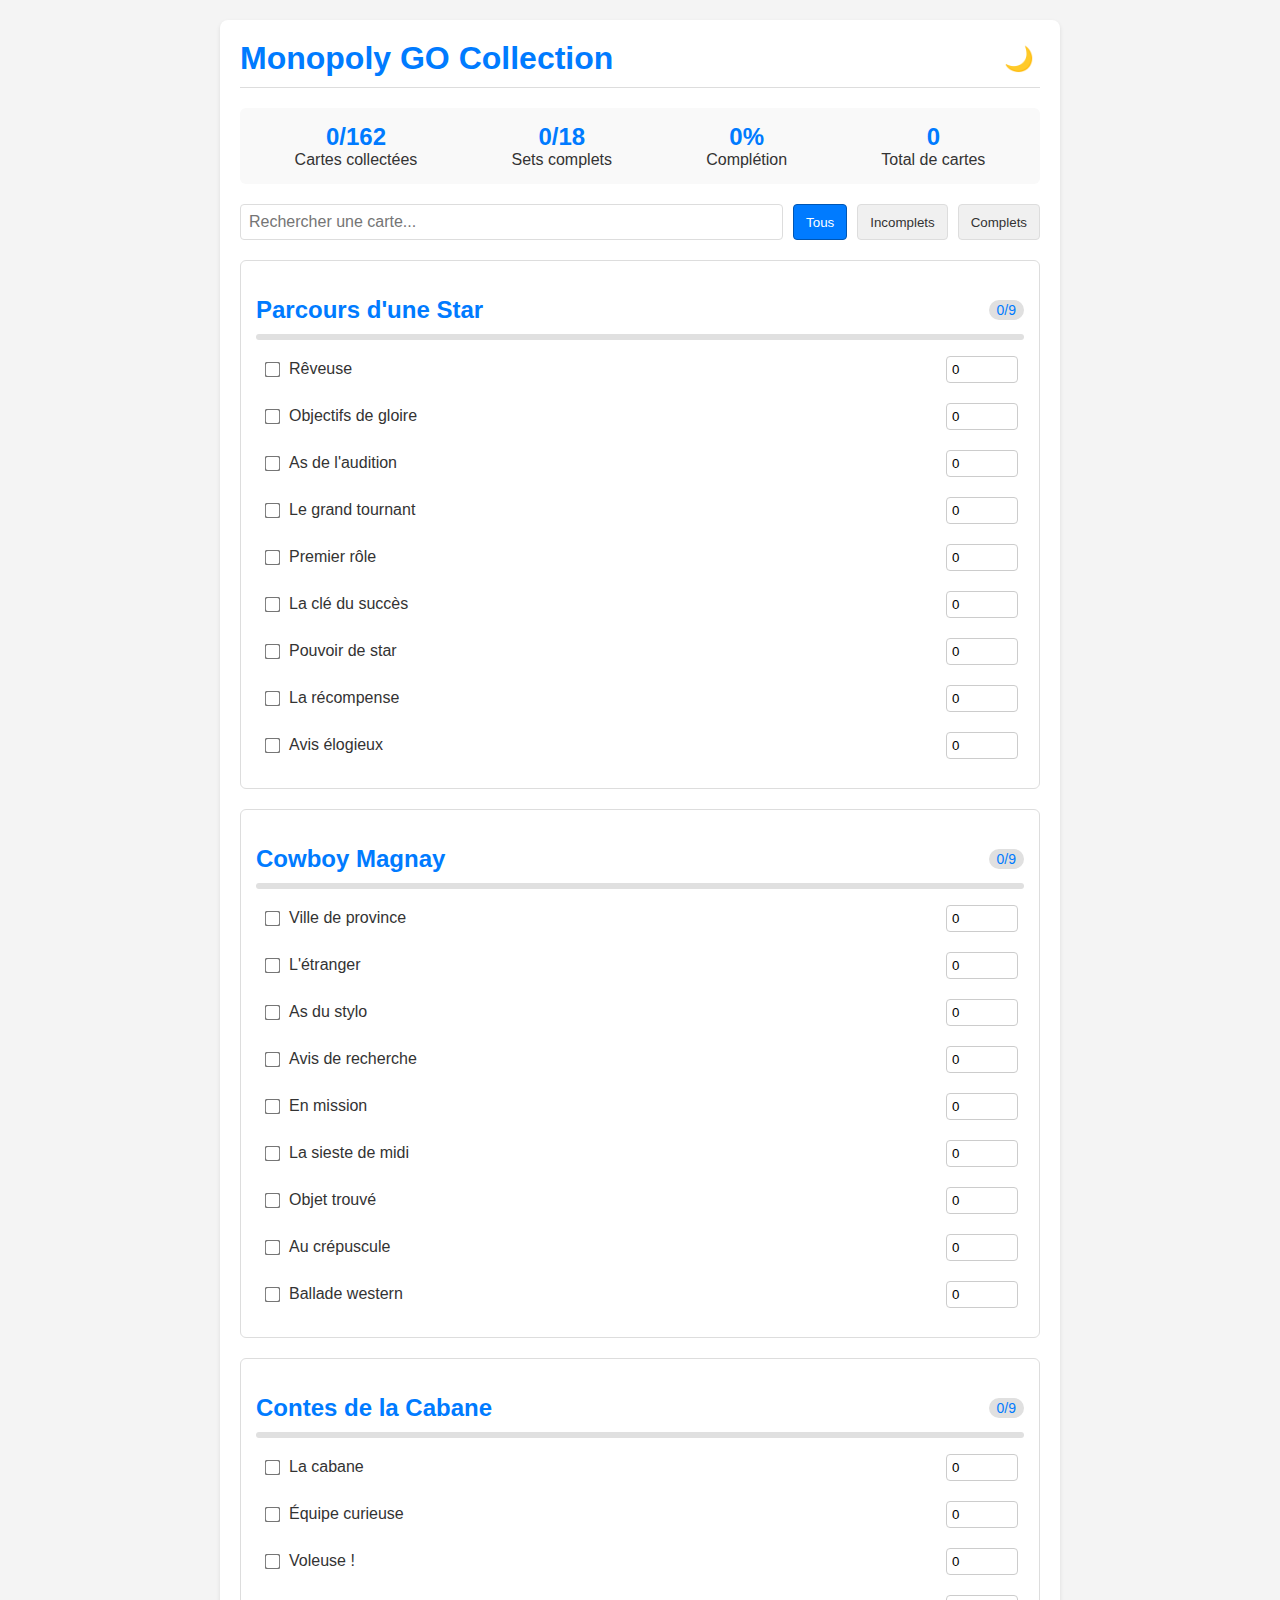
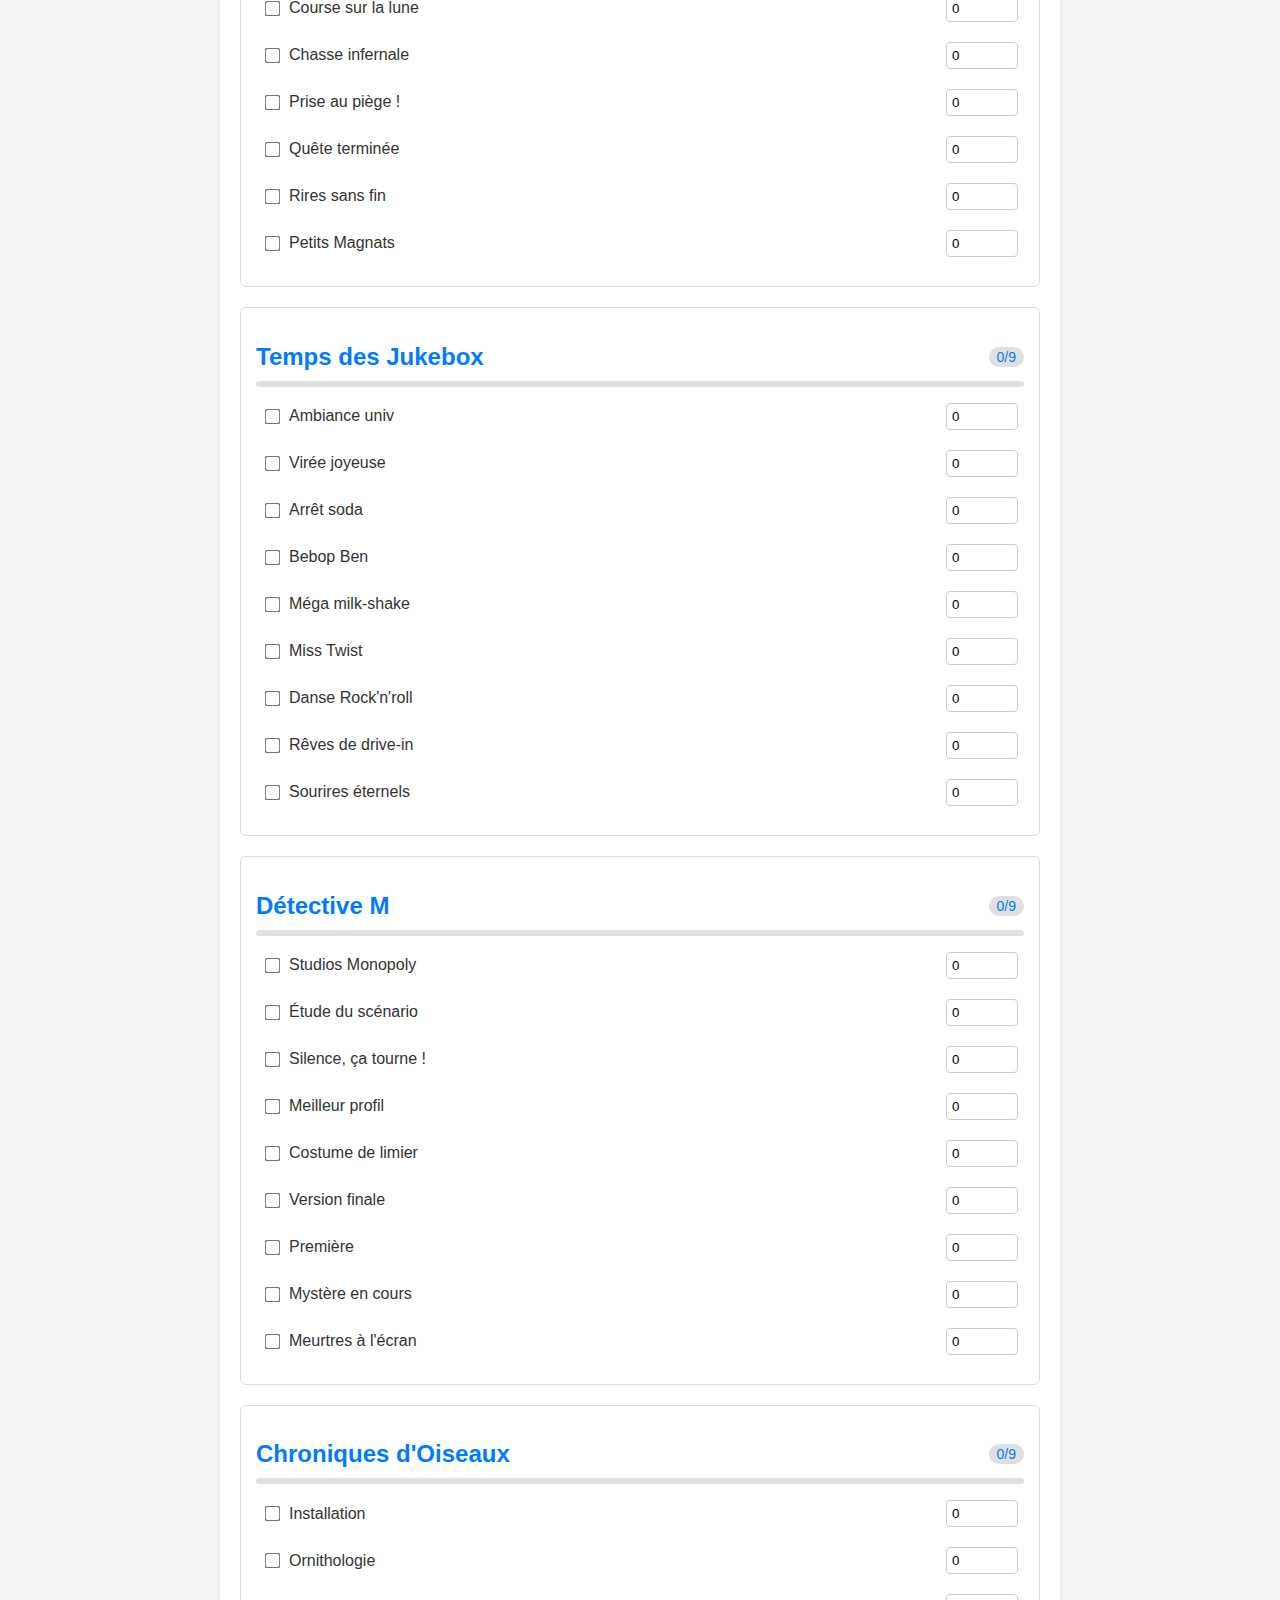
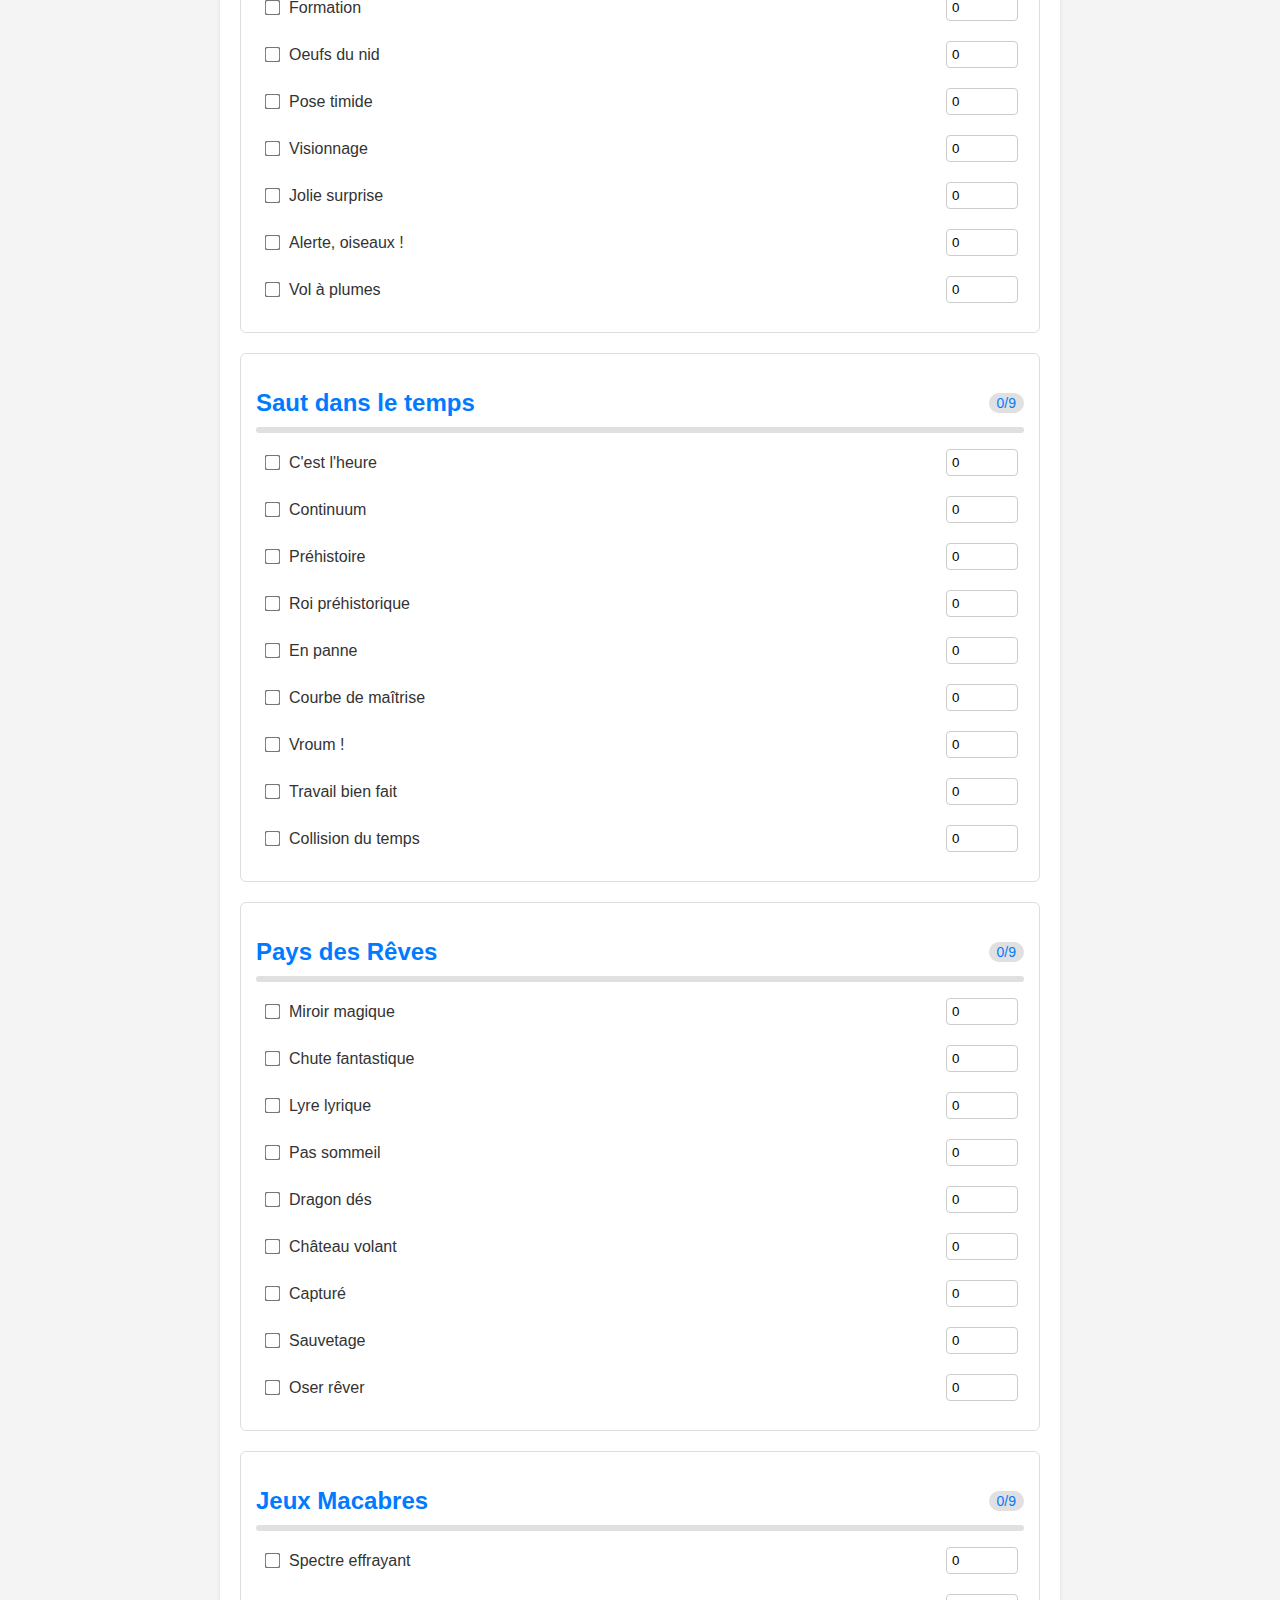
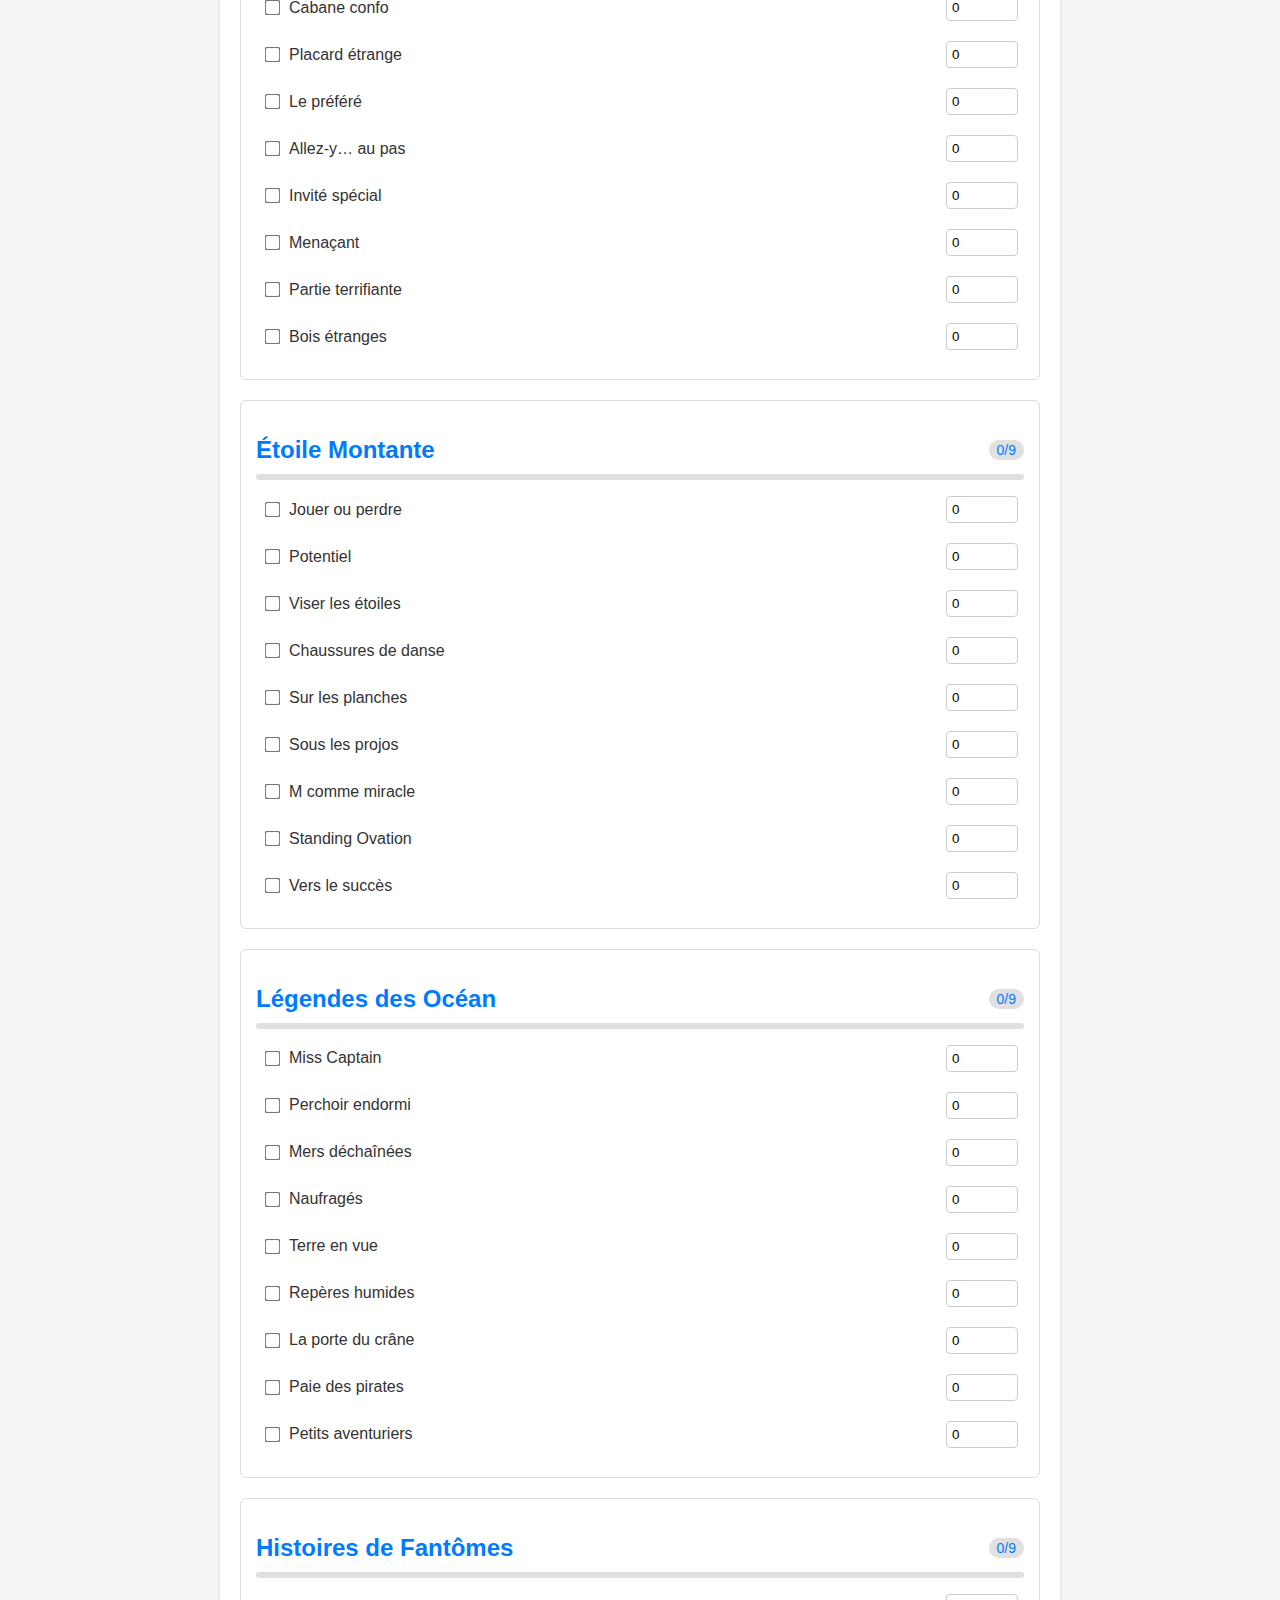
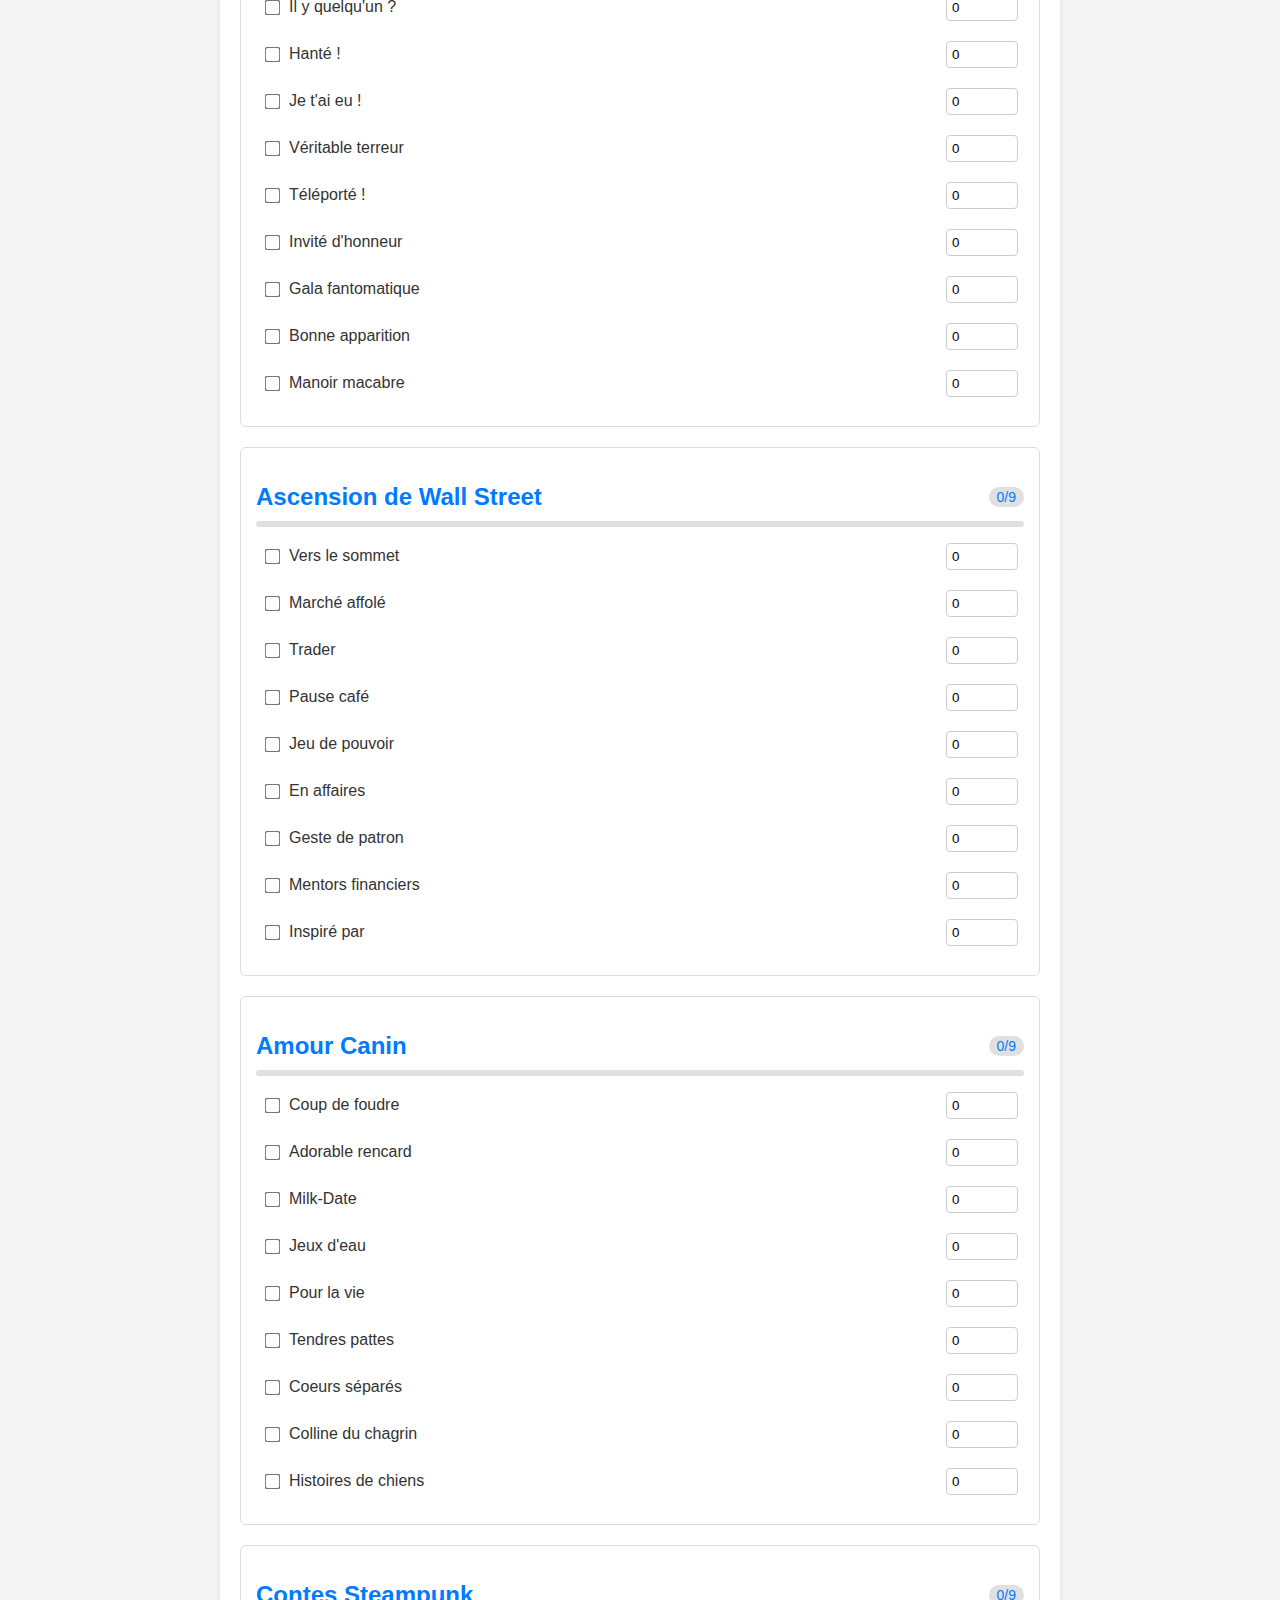
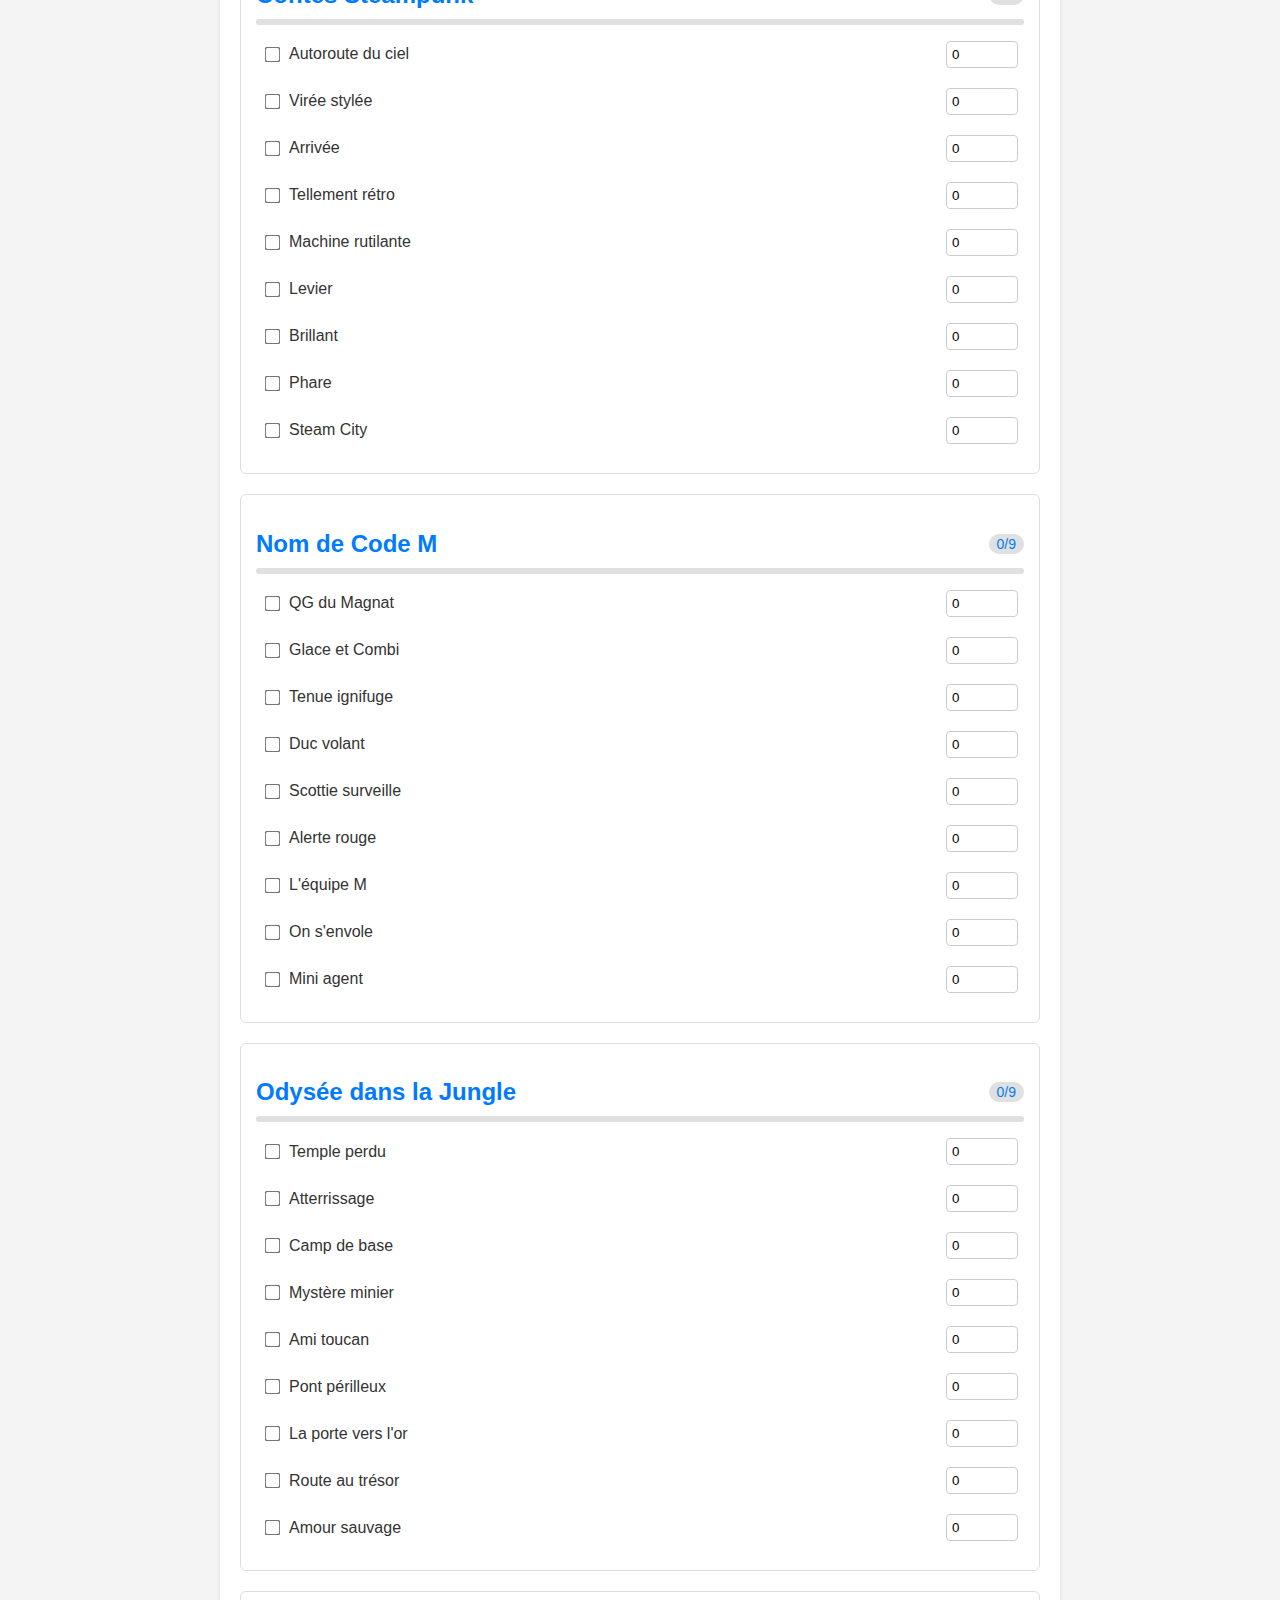
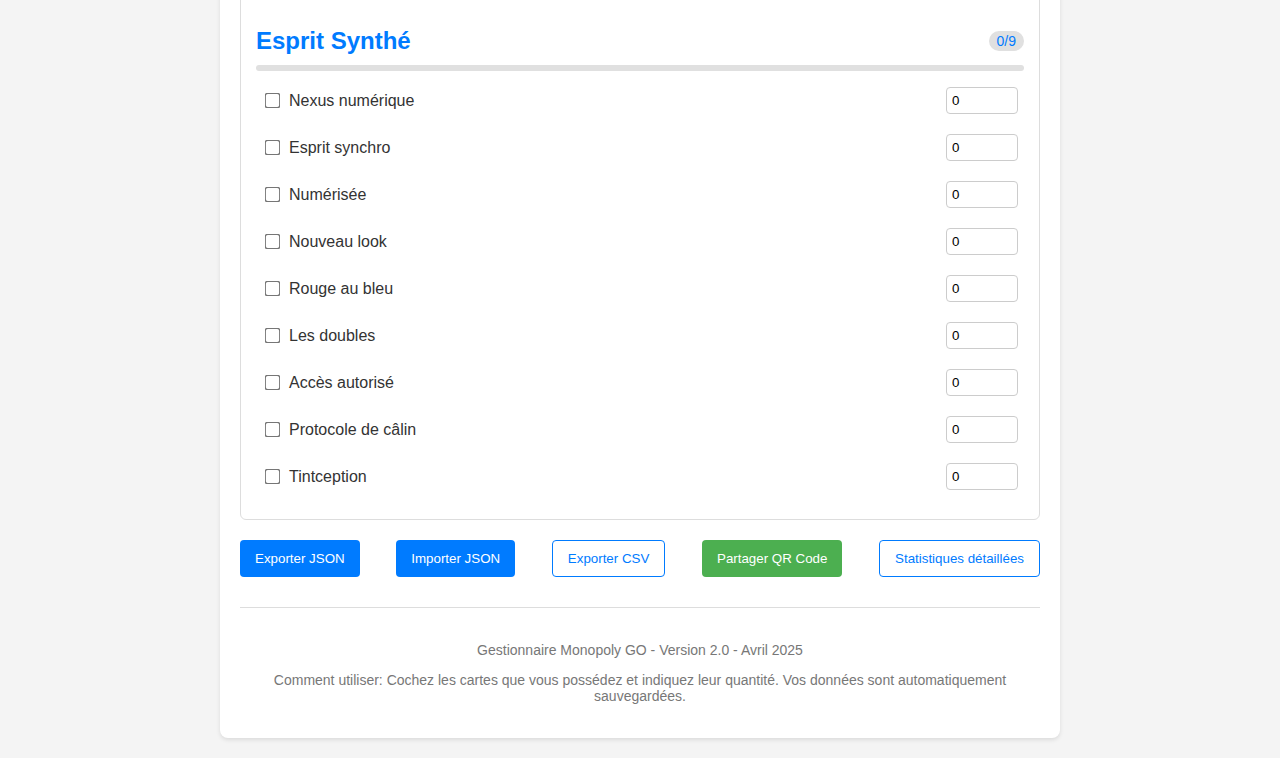
<file: monopoly.html>
<!DOCTYPE html>
<html lang="fr">
<head>
    <title>Gestionnaire Monopoly GO</title>
    <meta charset="UTF-8">
    <meta charset="UTF-8">  <meta name="viewport" content="width=device-width, initial-scale=1.0">
    <link rel="stylesheet" href="style.css">
    <meta name="description" content="Gestionnaire de collection de cartes Monopoly GO - Suivez votre progression et partagez votre collection">
</head>
<body>
    <div class="container">
        <header>
            <h1>Monopoly GO Collection</h1>
            <button id="themeToggle" class="theme-toggle" title="Changer de thème">🌙</button>
        </header>
        
        <div class="stats" id="statsContainer">
            <!-- Les statistiques seront générées par JavaScript -->
        </div>
        
        <div class="controls">
            <input type="text" id="searchInput" class="search-box" placeholder="Rechercher une carte...">
            
            <div class="filter-options">
                <button id="filterAll" class="filter-btn active">Tous</button>
                <button id="filterMissing" class="filter-btn">Incomplets</button>
                <button id="filterComplete" class="filter-btn">Complets</button>
            </div>
        </div>
        
        <div id="setList">
            <!-- Les sets et cartes seront générés par JavaScript -->
        </div>
        
        <div class="buttons">
            <button id="exportButton" class="btn">
                <span>Exporter JSON</span>
            </button>
            <button id="importButton" class="btn">
                <span>Importer JSON</span>
            </button>
            <button id="exportCsvButton" class="btn btn-outline" onclick="exportToCsv()">
                <span>Exporter CSV</span>
            </button>
            <button id="shareButton" class="btn btn-success">
                <span>Partager QR Code</span>
            </button>
            <button id="statsButton" class="btn btn-outline" onclick="showDetailedStats()">
                <span>Statistiques détaillées</span>
            </button>
        </div>
        
        <footer>
            <p>Gestionnaire Monopoly GO - Version 2.0 - Avril 2025</p>
            <p>Comment utiliser: Cochez les cartes que vous possédez et indiquez leur quantité. Vos données sont automatiquement sauvegardées.</p>
        </footer>
    </div>
    
    <style>
        /* Styles pour les notifications */
        .notification {
            position: fixed;
            bottom: -100px;
            left: 50%;
            transform: translateX(-50%);
            background-color: #4CAF50;
            color: white;
            padding: 15px;
            border-radius: 5px;
            box-shadow: 0 2px 10px rgba(0, 0, 0, 0.2);
            transition: bottom 0.3s ease;
            z-index: 1000;
            max-width: 90%;
        }
        
        .notification.show {
            bottom: 20px;
        }
        
        .notification-content {
            display: flex;
            align-items: center;
        }
        
        .notification-icon {
            margin-right: 10px;
            font-size: 20px;
        }
        
        .notification-message {
            flex-grow: 1;
        }
        
        .notification-close {
            background: none;
            border: none;
            color: white;
            font-size: 20px;
            cursor: pointer;
            margin-left: 10px;
        }
        
        /* Styles pour le modal de statistiques détaillées */
        .stats-modal {
            max-width: 600px;
            max-height: 80vh;
            overflow-y: auto;
        }
        
        .detailed-stats {
            text-align: left;
        }
        
        .stats-row {
            display: flex;
            gap: 15px;
            margin-bottom: 20px;
        }
        
        .stat-box {
            flex: 1;
            background-color: #f9f9f9;
            padding: 15px;
            border-radius: 5px;
        }
        
        body.dark-mode .stat-box {
            background-color: #2a2a2a;
        }
        
        .stat-box h4 {
            margin-top: 0;
            color: #666;
        }
        
        body.dark-mode .stat-box h4 {
            color: #ccc;
        }
        
        .stat-progress {
            height: 8px;
            background-color: #e0e0e0;
            border-radius: 4px;
            margin: 10px 0;
            overflow: hidden;
        }
        
        body.dark-mode .stat-progress {
            background-color: #444;
        }
        
        .stat-progress-bar {
            height: 100%;
            background-color: #007bff;
            border-radius: 4px;
        }
        
        .set-stat {
            margin-bottom: 10px;
        }
        
        .set-stat-header {
            display: flex;
            justify-content: space-between;
            margin-bottom: 5px;
        }
        
        .set-stat-progress {
            height: 6px;
            background-color: #e0e0e0;
            border-radius: 3px;
            overflow: hidden;
        }
        
        body.dark-mode .set-stat-progress {
            background-color: #444;
        }
        
        .set-stat-progress-bar {
            height: 100%;
            background-color: #007bff;
            border-radius: 3px;
        }
        
        .set-stat-progress-bar.complete {
            background-color: #4CAF50;
        }
    </style>
    
    <script src="script.js"></script>
</body>
</html>
</file>
<file: style.css>
body {
    font-family: 'Arial', sans-serif;
    margin: 0;
    padding: 20px;
    background-color: #f4f4f4;
    color: #333;
    transition: background-color 0.3s, color 0.3s;
}

body.dark-mode {
    background-color: #222;
    color: #f0f0f0;
}

.container {
    max-width: 800px;
    margin: auto;
    background-color: #fff;
    padding: 20px;
    border-radius: 8px;
    box-shadow: 0 2px 4px rgba(0, 0, 0, 0.1);
    transition: background-color 0.3s;
}

body.dark-mode .container {
    background-color: #333;
    box-shadow: 0 2px 4px rgba(255, 255, 255, 0.1);
}

header {
    display: flex;
    justify-content: space-between;
    align-items: center;
    margin-bottom: 20px;
    padding-bottom: 10px;
    border-bottom: 1px solid #ddd;
}

body.dark-mode header {
    border-bottom-color: #555;
}

header h1 {
    margin: 0;
    color: #007bff;
}

body.dark-mode header h1 {
    color: #4da3ff;
}

.header-controls {
    display: flex;
    align-items: center;
}

.album-selector {
    padding: 8px;
    border-radius: 4px;
    border: 1px solid #ddd;
    background-color: white;
    margin-right: 10px;
}

body.dark-mode .album-selector {
    background-color: #333;
    color: #f0f0f0;
    border-color: #555;
}

.controls {
    display: flex;
    justify-content: space-between;
    flex-wrap: wrap;
    gap: 10px;
    margin-bottom: 20px;
}

.search-box {
    flex-grow: 1;
    padding: 8px;
    border: 1px solid #ddd;
    border-radius: 4px;
    font-size: 16px;
    transition: border-color 0.3s;
}

body.dark-mode .search-box {
    background-color: #444;
    color: #f0f0f0;
    border-color: #555;
}

.search-box:focus {
    outline: none;
    border-color: #007bff;
}

.filter-options {
    display: flex;
    gap: 10px;
}

.filter-btn {
    background-color: #f0f0f0;
    color: #333;
    border: 1px solid #ddd;
    border-radius: 4px;
    padding: 6px 12px;
    cursor: pointer;
    transition: background-color 0.3s, color 0.3s;
}

body.dark-mode .filter-btn {
    background-color: #444;
    color: #f0f0f0;
    border-color: #555;
}

.filter-btn.active {
    background-color: #007bff;
    color: white;
    border-color: #0056b3;
}

body.dark-mode .filter-btn.active {
    background-color: #4da3ff;
}

.stats {
    background-color: #f9f9f9;
    padding: 15px;
    border-radius: 6px;
    margin-bottom: 20px;
    transition: background-color 0.3s;
}

body.dark-mode .stats {
    background-color: #2a2a2a;
}

.stats-container {
    display: flex;
    justify-content: space-around;
    flex-wrap: wrap;
    gap: 15px;
}

.stat-item {
    text-align: center;
}

.stat-value {
    font-size: 24px;
    font-weight: bold;
    color: #007bff;
}

body.dark-mode .stat-value {
    color: #4da3ff;
}

.set {
    margin-bottom: 20px;
    padding: 15px;
    border: 1px solid #ddd;
    border-radius: 6px;
    transition: all 0.3s ease;
}

body.dark-mode .set {
    border-color: #555;
}

.set.complete {
    background-color: #e6ffe6;
    border-color: #4CAF50;
    animation: pulse 1s;
}

body.dark-mode .set.complete {
    background-color: #1e3e1e;
    border-color: #4CAF50;
}

@keyframes pulse {
    0% { transform: scale(1); }
    50% { transform: scale(1.02); }
    100% { transform: scale(1); }
}

.set h2 {
    margin-bottom: 10px;
    color: #007bff;
    display: flex;
    justify-content: space-between;
    align-items: center;
}

body.dark-mode .set h2 {
    color: #4da3ff;
}

.completion-badge {
    font-size: 14px;
    font-weight: normal;
    background-color: #e0e0e0;
    padding: 2px 8px;
    border-radius: 12px;
}

body.dark-mode .completion-badge {
    background-color: #444;
}

.complete .completion-badge {
    background-color: #4CAF50;
    color: white;
}

body.dark-mode .complete .completion-badge {
    background-color: #4CAF50;
    color: white;
}

.set-progress {
    height: 6px;
    background-color: #e0e0e0;
    border-radius: 3px;
    margin: 10px 0;
    overflow: hidden;
}

body.dark-mode .set-progress {
    background-color: #444;
}

.progress-bar {
    height: 100%;
    background-color: #007bff;
    border-radius: 3px;
    transition: width 0.3s ease;
}

.complete .progress-bar {
    background-color: #4CAF50;
}

.card {
    display: flex;
    align-items: center;
    margin-bottom: 8px;
    padding: 6px;
    border-radius: 4px;
    transition: background-color 0.3s;
}

.card:hover {
    background-color: #f0f0f0;
}

body.dark-mode .card:hover {
    background-color: #444;
}

.card label {
    flex-grow: 1;
    display: flex;
    align-items: center;
    cursor: pointer;
}

.card-checkbox {
    margin-right: 10px;
    transform: scale(1.2);
    cursor: pointer;
    transition: transform 0.1s;
}

.card-checkbox:checked {
    accent-color: #4CAF50;
}

.card-checkbox:checked + span {
    font-weight: bold;
    color: #4CAF50;
}

body.dark-mode .card-checkbox:checked + span {
    color: #6fdf70;
}

.card input[type="number"] {
    width: 60px;
    padding: 5px;
    border: 1px solid #ccc;
    border-radius: 4px;
    transition: border-color 0.3s;
}

body.dark-mode .card input[type="number"] {
    background-color: #444;
    color: #f0f0f0;
    border-color: #555;
}

.card input[type="number"]:focus {
    outline: none;
    border-color: #007bff;
}

.buttons {
    display: flex;
    justify-content: space-between;
    margin-top: 20px;
    flex-wrap: wrap;
    gap: 10px;
}

.btn {
    background-color: #007bff;
    color: #fff;
    padding: 10px 15px;
    border: none;
    border-radius: 4px;
    cursor: pointer;
    transition: background-color 0.3s ease;
    display: flex;
    align-items: center;
    justify-content: center;
    gap: 5px;
}

.btn:hover {
    background-color: #0056b3;
}

.btn-outline {
    background-color: transparent;
    color: #007bff;
    border: 1px solid #007bff;
}

.btn-outline:hover {
    background-color: rgba(0, 123, 255, 0.1);
}

body.dark-mode .btn-outline {
    color: #4da3ff;
    border-color: #4da3ff;
}

body.dark-mode .btn-outline:hover {
    background-color: rgba(77, 163, 255, 0.1);
}

.btn-success {
    background-color: #4CAF50;
}

.btn-success:hover {
    background-color: #3e8e41;
}

.theme-toggle {
    background-color: transparent;
    border: none;
    cursor: pointer;
    font-size: 24px;
    color: #333;
}

body.dark-mode .theme-toggle {
    color: #f0f0f0;
}

.qr-container {
    display: flex;
    position: fixed;
    top: 0;
    left: 0;
    right: 0;
    bottom: 0;
    background-color: rgba(0, 0, 0, 0.7);
    justify-content: center;
    align-items: center;
    z-index: 1000;
}

.qr-modal {
    background-color: white;
    padding: 20px;
    border-radius: 8px;
    text-align: center;
    max-width: 90%;
    max-height: 90vh;
    overflow-y: auto;
    position: relative;
}

body.dark-mode .qr-modal {
    background-color: #333;
}

.qr-close {
    position: absolute;
    top: 10px;
    right: 10px;
    background: none;
    border: none;
    font-size: 20px;
    cursor: pointer;
    color: #333;
}

body.dark-mode .qr-close {
    color: #f0f0f0;
}

.qr-code {
    margin: 20px 0;
    display: flex;
    flex-direction: column;
    align-items: center;
}

.qr-generating {
    padding: 20px;
    text-align: center;
    background-color: #f9f9f9;
    border-radius: 4px;
}

body.dark-mode .qr-generating {
    background-color: #333;
}

.share-options {
    display: flex;
    gap: 10px;
    flex-wrap: wrap;
    justify-content: center;
    margin: 15px 0;
}

.qr-note {
    font-size: 14px;
    color: #666;
    margin-top: 10px;
}

body.dark-mode .qr-note {
    color: #aaa;
}

footer {
    margin-top: 30px;
    text-align: center;
    font-size: 14px;
    color: #777;
    border-top: 1px solid #ddd;
    padding-top: 20px;
}

body.dark-mode footer {
    color: #aaa;
    border-top-color: #444;
}

/* Styles pour les statistiques détaillées */
.stats-modal {
    max-width: 600px;
    max-height: 80vh;
    overflow-y: auto;
}

.detailed-stats {
    text-align: left;
}

.stats-row {
    display: flex;
    gap: 15px;
    margin-bottom: 20px;
}

.stat-box {
    flex: 1;
    background-color: #f9f9f9;
    padding: 15px;
    border-radius: 5px;
}

body.dark-mode .stat-box {
    background-color: #2a2a2a;
}

.stat-box h4 {
    margin-top: 0;
    color: #666;
}

body.dark-mode .stat-box h4 {
    color: #ccc;
}

.stat-progress {
    height: 8px;
    background-color: #e0e0e0;
    border-radius: 4px;
    margin: 10px 0;
    overflow: hidden;
}

body.dark-mode .stat-progress {
    background-color: #444;
}

.stat-progress-bar {
    height: 100%;
    background-color: #007bff;
    border-radius: 4px;
}

.set-stat {
    margin-bottom: 10px;
}

.set-stat-header {
    display: flex;
    justify-content: space-between;
    margin-bottom: 5px;
}

.set-stat-progress {
    height: 6px;
    background-color: #e0e0e0;
    border-radius: 3px;
    overflow: hidden;
}

body.dark-mode .set-stat-progress {
    background-color: #444;
}

.set-stat-progress-bar {
    height: 100%;
    background-color: #007bff;
    border-radius: 3px;
}

.set-stat-progress-bar.complete {
    background-color: #4CAF50;
}

/* Import/Export styles */
.import-options, .export-options {
    display: flex;
    flex-direction: column;
    gap: 20px;
}

.import-option {
    border: 1px solid #ddd;
    padding: 15px;
    border-radius: 5px;
}

body.dark-mode .import-option {
    border-color: #555;
}

#importDataText {
    width: 100%;
    min-height: 100px;
    margin: 10px 0;
    padding: 10px;
    border: 1px solid #ddd;
    border-radius: 4px;
    font-family: monospace;
}

body.dark-mode #importDataText {
    background-color: #333;
    color: #f0f0f0;
    border-color: #555;
}

/* Adaptations pour les appareils mobiles */
@media (max-width: 768px) {
    body {
        padding: 10px;
    }
    
    .container {
        padding: 15px;
    }
    
    header {
        flex-direction: column;
        align-items: flex-start;
    }
    
    .header-controls {
        display: flex;
        width: 100%;
        justify-content: space-between;
        margin-top: 10px;
    }
    
    .controls {
        flex-direction: column;
    }
    
    .search-box {
        width: 100%;
        margin-bottom: 10px;
    }
    
    .filter-options {
        width: 100%;
        display: flex;
        justify-content: space-between;
    }
    
    .filter-btn {
        flex: 1;
        margin: 0 5px;
        padding: 8px 5px;
        font-size: 0.9em;
        text-align: center;
    }
    
    .buttons {
        flex-direction: column;
    }
    
    .btn {
        width: 100%;
        margin-bottom: 10px;
        justify-content: center;
    }
    
    .stats-container {
        flex-wrap: wrap;
    }
    
    .stat-item {
        flex-basis: 45%;
        margin-bottom: 10px;
    }
    
    .card {
        flex-wrap: wrap;
    }
    
    .card label {
        width: 70%;
    }
    
    .card input[type="number"] {
        width: 50px;
    }
    
    /* Ajustements pour modals sur mobile */
    .qr-modal {
        max-width: 95%;
        max-height: 90vh;
        overflow-y: auto;
    }
    
    .export-options, .import-options {
        flex-direction: column;
    }
    
    .import-option {
        margin-bottom: 15px;
    }
    
    /* Style spécifique pour les notifications sur mobile */
    .notification {
        width: 90%;
        padding: 10px;
    }
    
    .notification-content {
        flex-wrap: wrap;
    }
    
    .stats-row {
        flex-direction: column;
    }
    
    .stat-box {
        margin-bottom: 10px;
    }
    
    /* Amélioration pour scroll horizontal sur les sets longs */
    .set {
        overflow-x: auto;
    }
}

/* Classe utilitaire pour masquer des éléments sur mobile */
@media (max-width: 480px) {
    .hide-on-mobile {
        display: none !important;
    }
    
    /* Réduire la taille de la police sur très petits écrans */
    body {
        font-size: 14px;
    }
    
    .set h2 {
        font-size: 1.2em;
    }
}
</file>
